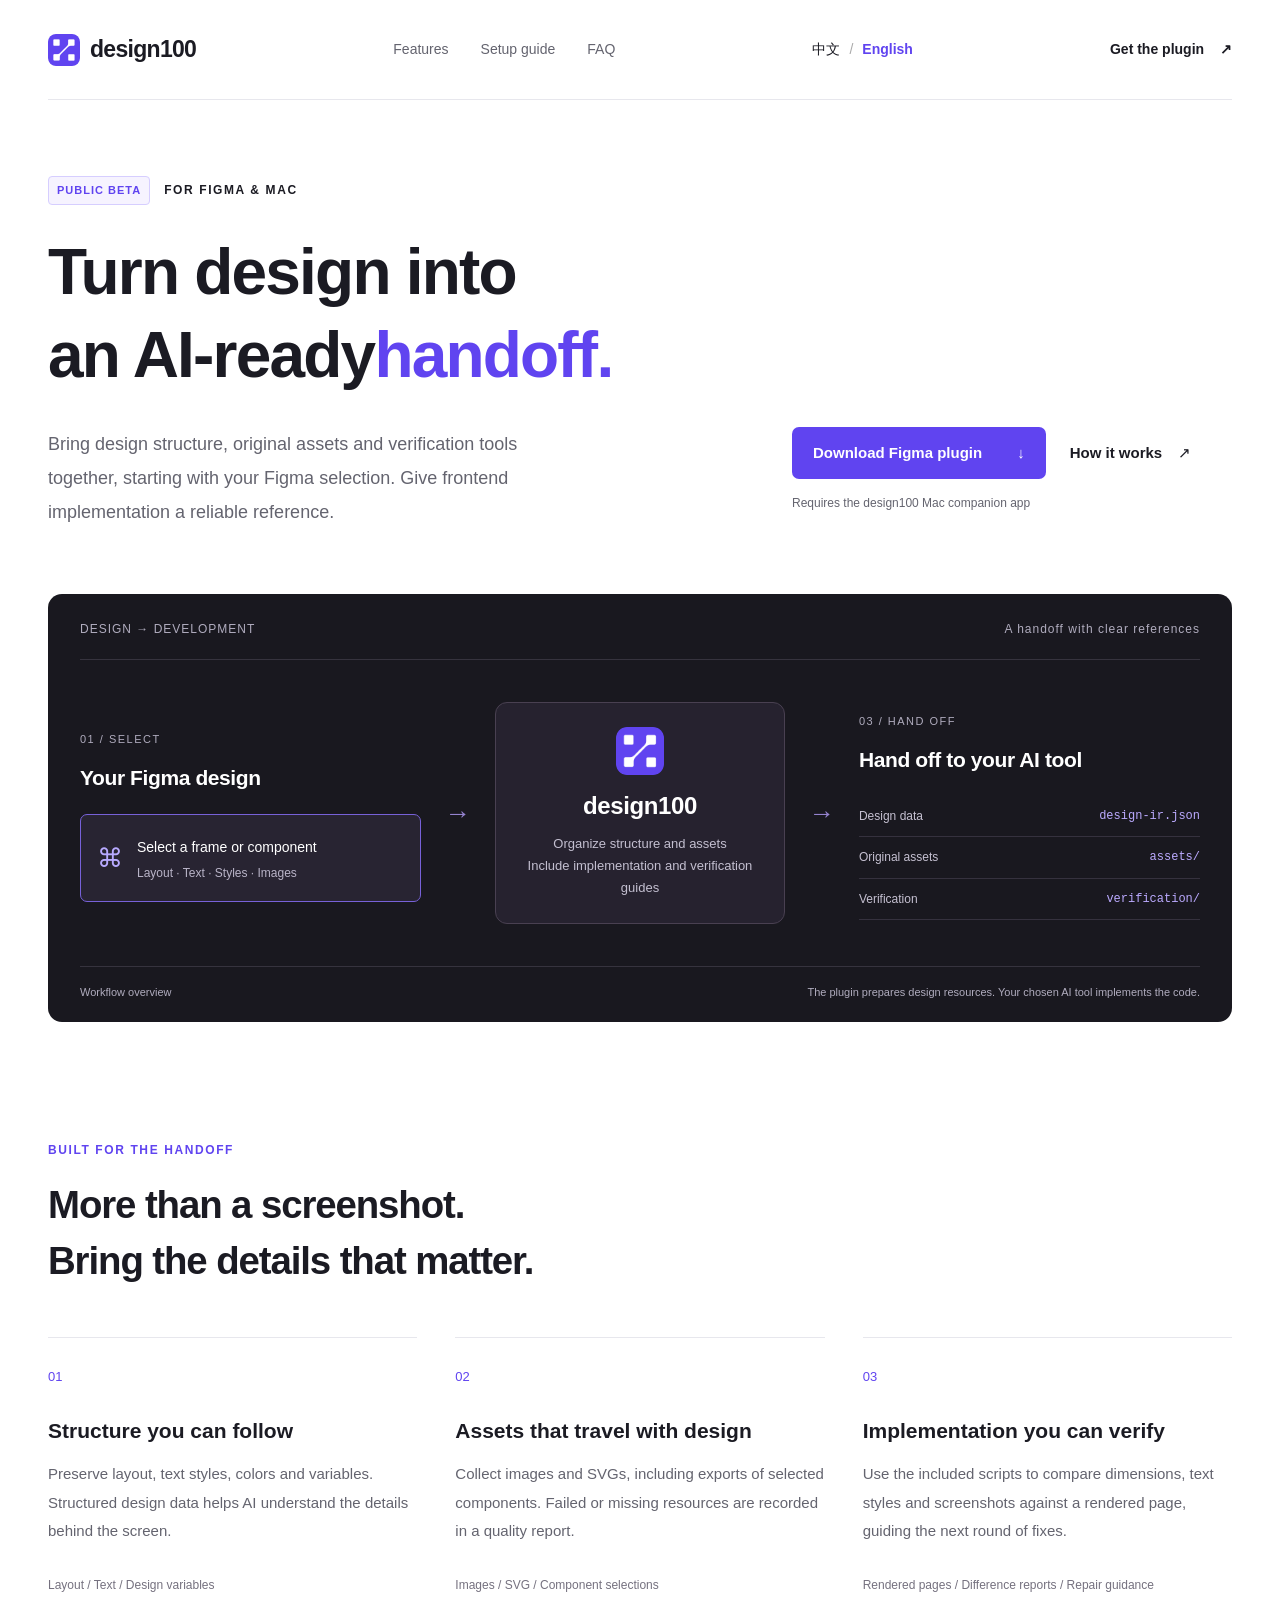
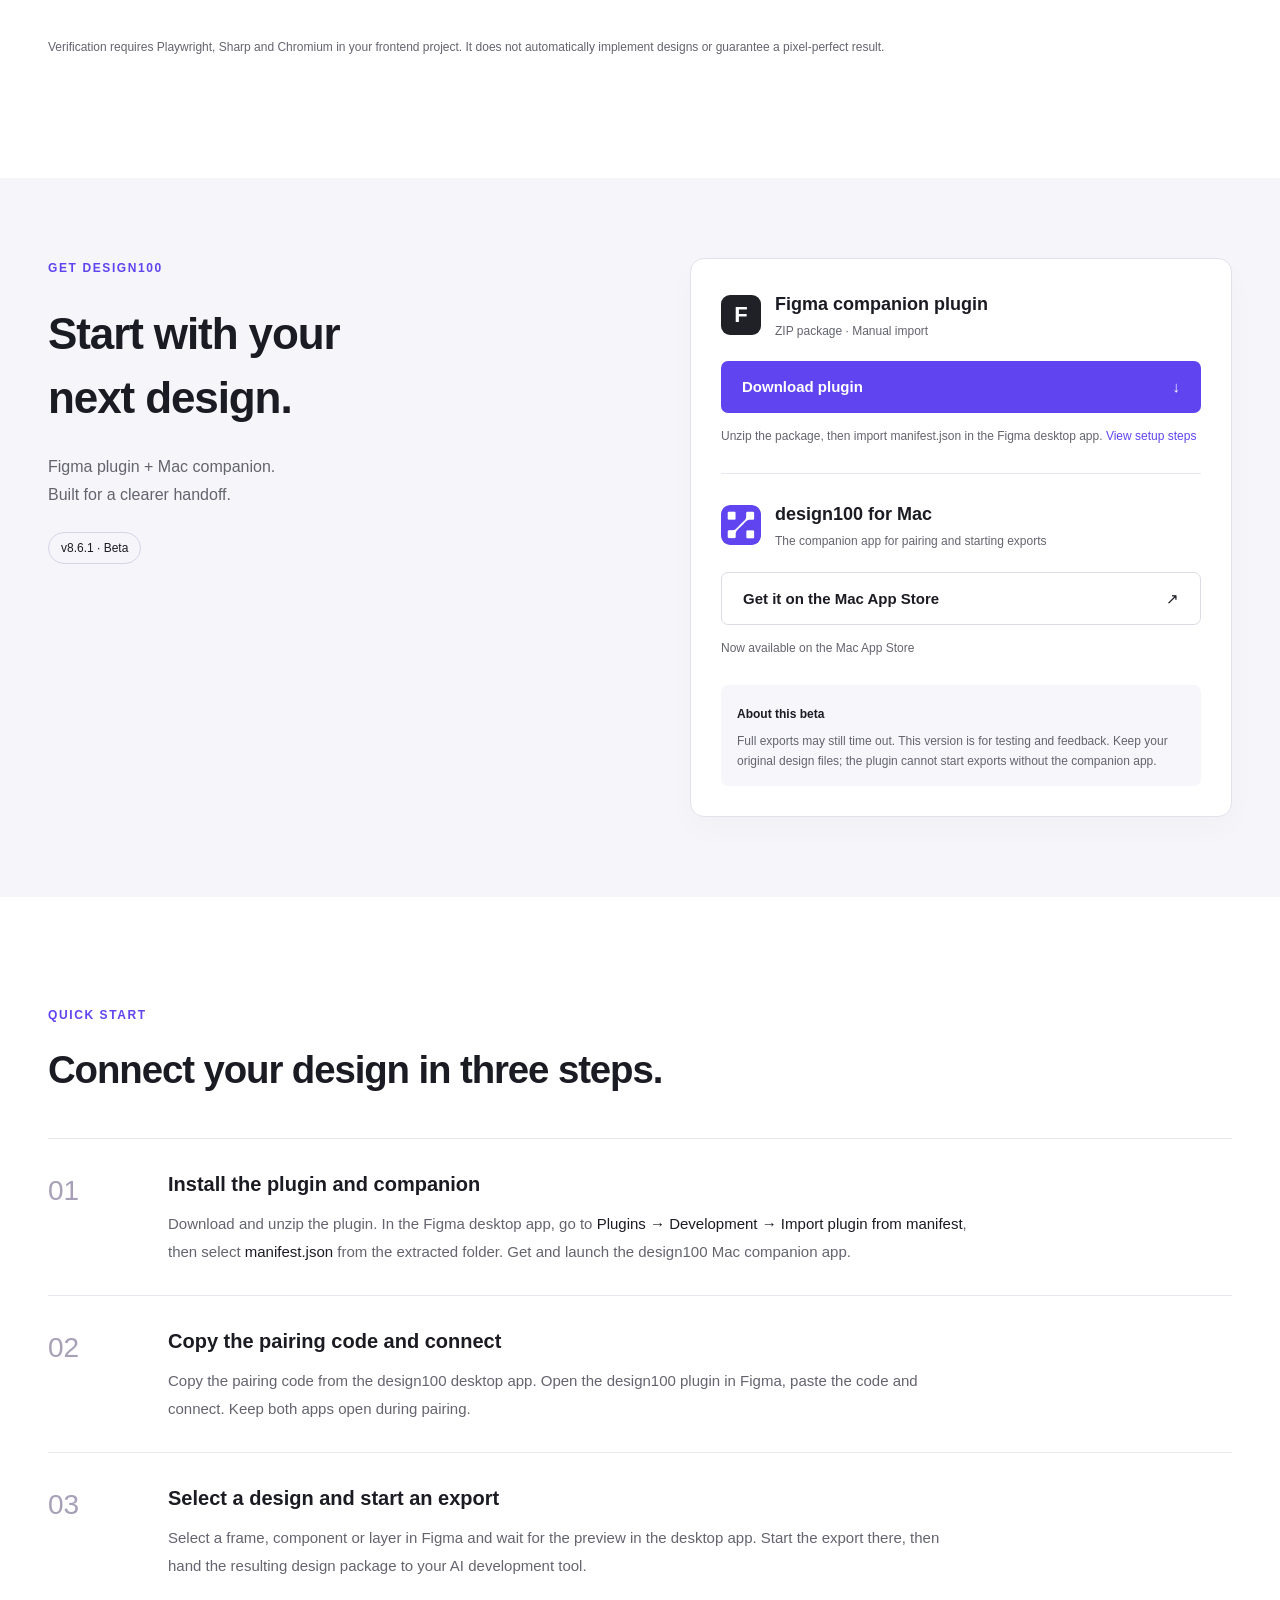
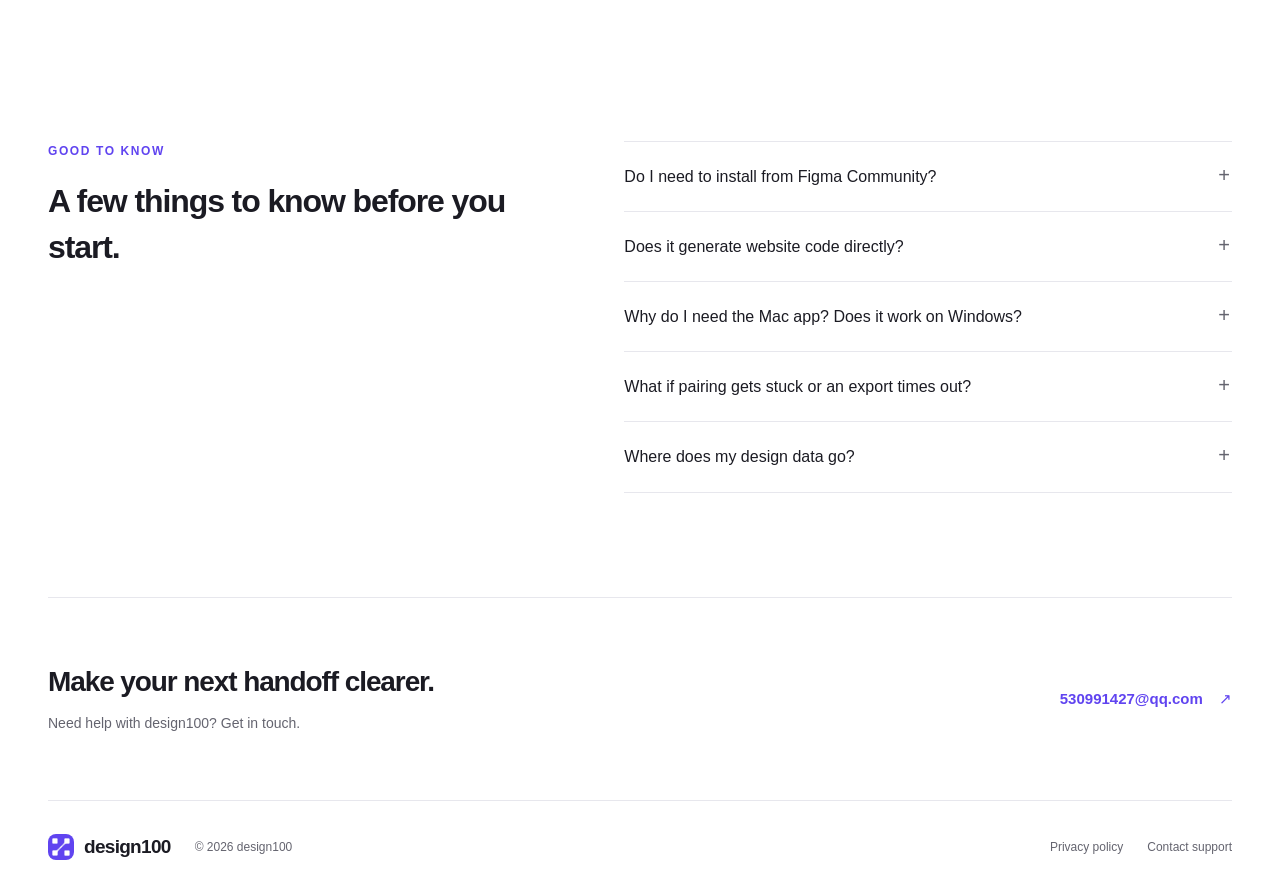
<file: index.html>
<!doctype html>
<html lang="en">
<head>
<meta charset="utf-8"><meta name="viewport" content="width=device-width,initial-scale=1">
<title>design100 — A clearer handoff from Figma to AI</title>
<meta name="description" content="Turn Figma selections into design data, assets and verification tools. Download the beta plugin and follow the setup guide.">
<link rel="icon" href="icon.png"><link rel="stylesheet" href="style.css">
<link rel="alternate" hreflang="zh-CN" href="https://sanxiansheng.github.io/design100/zh.html"><link rel="alternate" hreflang="en" href="https://sanxiansheng.github.io/design100/">
<style>.language-switch{display:flex;align-items:center;gap:9px;font-size:14px;white-space:nowrap}.language-switch a{padding:8px 0}.language-switch [aria-current]{color:var(--purple);font-weight:700}.language-switch span{color:#aaa}html[lang="en"] h1{font-size:clamp(36px,5vw,68px);letter-spacing:-1.8px}html[lang="en"] .flow-stage{min-width:0}html[lang="en"] .file-row{flex-wrap:wrap}@media(max-width:850px){.nav nav{display:none}}@media(max-width:420px){.nav{flex-wrap:wrap;height:auto;padding-block:18px;gap:10px}.nav-download{display:none}.language-switch{margin-left:auto}}@media(max-width:700px){html[lang="en"] h1{font-size:39px}}</style>
</head>
<body>
<a class="skip" href="#main">Skip to content</a>
<header class="nav wrap"><a class="brand" href="#" aria-label="design100 home"><img src="icon.png" width="32" height="32" alt="">design100</a><nav aria-label="Main navigation"><a href="#features">Features</a><a href="#guide">Setup guide</a><a href="#faq">FAQ</a></nav><div class="language-switch" aria-label="Language"><a href="zh.html" lang="zh-CN" hreflang="zh-CN">中文</a><span aria-hidden="true">/</span><a href="index.html" lang="en" hreflang="en" aria-current="page">English</a></div><a class="nav-download" href="#download">Get the plugin <span aria-hidden="true">↗</span></a></header>
<main id="main">
<section class="hero wrap">
<div class="eyebrow"><span class="tag">PUBLIC BETA</span> FOR FIGMA & MAC</div>
<h1>Turn design into<br>an AI-ready<span class="purple">handoff.</span></h1>
<div class="hero-bottom"><p>Bring design structure, original assets and verification tools together, starting with your Figma selection. Give frontend implementation a reliable reference.</p><div class="hero-actions"><a class="button primary" href="#download">Download Figma plugin <span aria-hidden="true">↓</span></a><a class="text-link" href="#guide">How it works <span aria-hidden="true">↗</span></a><small>Requires the design100 Mac companion app</small></div></div>
<div class="handoff" aria-label="Workflow: Figma selection, design100, your AI development tool">
<div class="handoff-top"><span>DESIGN → DEVELOPMENT</span><span>A handoff with clear references</span></div>
<div class="flow"><div class="flow-stage"><span class="step-label">01 / SELECT</span><h3>Your Figma design</h3><div class="selection"><span>⌘</span><div><strong>Select a frame or component</strong><small>Layout · Text · Styles · Images</small></div></div></div><span class="flow-arrow" aria-hidden="true">→</span><div class="flow-stage engine"><img src="icon.png" alt="" width="48" height="48"><h3>design100</h3><p>Organize structure and assets<br>Include implementation and verification guides</p></div><span class="flow-arrow" aria-hidden="true">→</span><div class="flow-stage"><span class="step-label">03 / HAND OFF</span><h3>Hand off to your AI tool</h3><div class="file-row"><span>Design data</span><code>design-ir.json</code></div><div class="file-row"><span>Original assets</span><code>assets/</code></div><div class="file-row"><span>Verification</span><code>verification/</code></div></div></div>
<div class="handoff-foot">Workflow overview<span>The plugin prepares design resources. Your chosen AI tool implements the code.</span></div>
</div></section>
<section id="features" class="wrap section"><div class="section-heading"><div class="eyebrow">BUILT FOR THE HANDOFF</div><h2>More than a screenshot.<br>Bring the details that matter.</h2></div><div class="features"><article><span class="feature-number">01</span><h3>Structure you can follow</h3><p>Preserve layout, text styles, colors and variables. Structured design data helps AI understand the details behind the screen.</p><span class="feature-note">Layout / Text / Design variables</span></article><article><span class="feature-number">02</span><h3>Assets that travel with design</h3><p>Collect images and SVGs, including exports of selected components. Failed or missing resources are recorded in a quality report.</p><span class="feature-note">Images / SVG / Component selections</span></article><article><span class="feature-number">03</span><h3>Implementation you can verify</h3><p>Use the included scripts to compare dimensions, text styles and screenshots against a rendered page, guiding the next round of fixes.</p><span class="feature-note">Rendered pages / Difference reports / Repair guidance</span></article></div><p class="section-note">Verification requires Playwright, Sharp and Chromium in your frontend project. It does not automatically implement designs or guarantee a pixel-perfect result.</p></section>
<section id="download" class="download-section"><div class="wrap download-layout"><div><div class="eyebrow">GET DESIGN100</div><h2>Start with your<br>next design.</h2><p>Figma plugin + Mac companion.<br>Built for a clearer handoff.</p><span class="release-label">v8.6.1 · Beta</span></div><div class="download-panel"><article><div class="download-title"><span class="package-icon">F</span><div><h3>Figma companion plugin</h3><p>ZIP package · Manual import</p></div></div><a class="button primary full" href="design100-figma-v8.6.1-beta.zip" download>Download plugin <span aria-hidden="true">↓</span></a><p class="download-hint">Unzip the package, then import manifest.json in the Figma desktop app. <a href="#guide">View setup steps</a></p></article><article class="companion"><div class="download-title"><img src="icon.png" width="40" height="40" alt=""><div><h3>design100 for Mac</h3><p>The companion app for pairing and starting exports</p></div></div><a class="button secondary full" href="https://apps.apple.com/cn/app/design100/id6813890552?mt=12">Get it on the Mac App Store <span aria-hidden="true">↗</span></a><p class="download-hint">Now available on the Mac App Store</p></article><aside class="beta-note"><strong>About this beta</strong><p>Full exports may still time out. This version is for testing and feedback. Keep your original design files; the plugin cannot start exports without the companion app.</p></aside></div></div></section>
<section id="guide" class="wrap section"><div class="section-heading"><div class="eyebrow">QUICK START</div><h2>Connect your design in three steps.</h2></div><ol class="guide"><li><span>01</span><div><h3>Install the plugin and companion</h3><p>Download and unzip the plugin. In the Figma desktop app, go to <b>Plugins → Development → Import plugin from manifest</b>, then select <b>manifest.json</b> from the extracted folder. Get and launch the design100 Mac companion app.</p></div></li><li><span>02</span><div><h3>Copy the pairing code and connect</h3><p>Copy the pairing code from the design100 desktop app. Open the design100 plugin in Figma, paste the code and connect. Keep both apps open during pairing.</p></div></li><li><span>03</span><div><h3>Select a design and start an export</h3><p>Select a frame, component or layer in Figma and wait for the preview in the desktop app. Start the export there, then hand the resulting design package to your AI development tool.</p></div></li></ol></section>
<section id="faq" class="wrap section faq-section"><div class="section-heading"><div class="eyebrow">GOOD TO KNOW</div><h2>A few things to know before you start.</h2></div><div class="faq"><details><summary>Do I need to install from Figma Community?</summary><p>This website provides a beta package for manual import through the Development menu in the Figma desktop app. The public availability of the Community version has not been confirmed. Use the download and setup instructions on this page.</p></details><details><summary>Does it generate website code directly?</summary><p>No. design100 prepares design data, assets, implementation guides and verification tools. Give the exported package to your own AI development tool to implement the frontend.</p></details><details><summary>Why do I need the Mac app? Does it work on Windows?</summary><p>Exports are started from the design100 Mac app. The Figma plugin reads your selection and generates the design package. The current workflow requires a Mac; a Windows companion app is not available yet.</p></details><details><summary>What if pairing gets stuck or an export times out?</summary><p>Make sure the desktop app is running, copy a fresh pairing code, then close and reopen the Figma plugin. Allow Figma local network access if prompted. Export timeouts are a known beta issue. Try a smaller selection and email the error message to support. Do not send pairing codes or sensitive design files.</p></details><details><summary>Where does my design data go?</summary><p>The plugin exchanges selection data and previews with the companion through localhost:38472 on your machine. Exported packages contain the selected design and assets. The plugin does not call remote AI services. You decide what to share with third-party AI tools. For details, read the <a href="https://sanxiansheng.github.io/design100-privacy/">product privacy policy</a>.</p></details></div></section>
<section class="wrap support"><div><h2>Make your next handoff clearer.</h2><p>Need help with design100? Get in touch.</p></div><a href="mailto:530991427@qq.com" class="text-link">530991427@qq.com <span aria-hidden="true">↗</span></a></section>
</main><footer class="wrap"><a class="brand" href="#"><img src="icon.png" alt="" width="26" height="26">design100</a><span>© 2026 design100</span><div><a href="https://sanxiansheng.github.io/design100-privacy/">Privacy policy</a><a href="mailto:530991427@qq.com">Contact support</a></div></footer>
<script>document.querySelectorAll(".language-switch a").forEach(function(link){link.addEventListener("click",function(){link.hash=window.location.hash;});});</script>
</body></html>
</file>
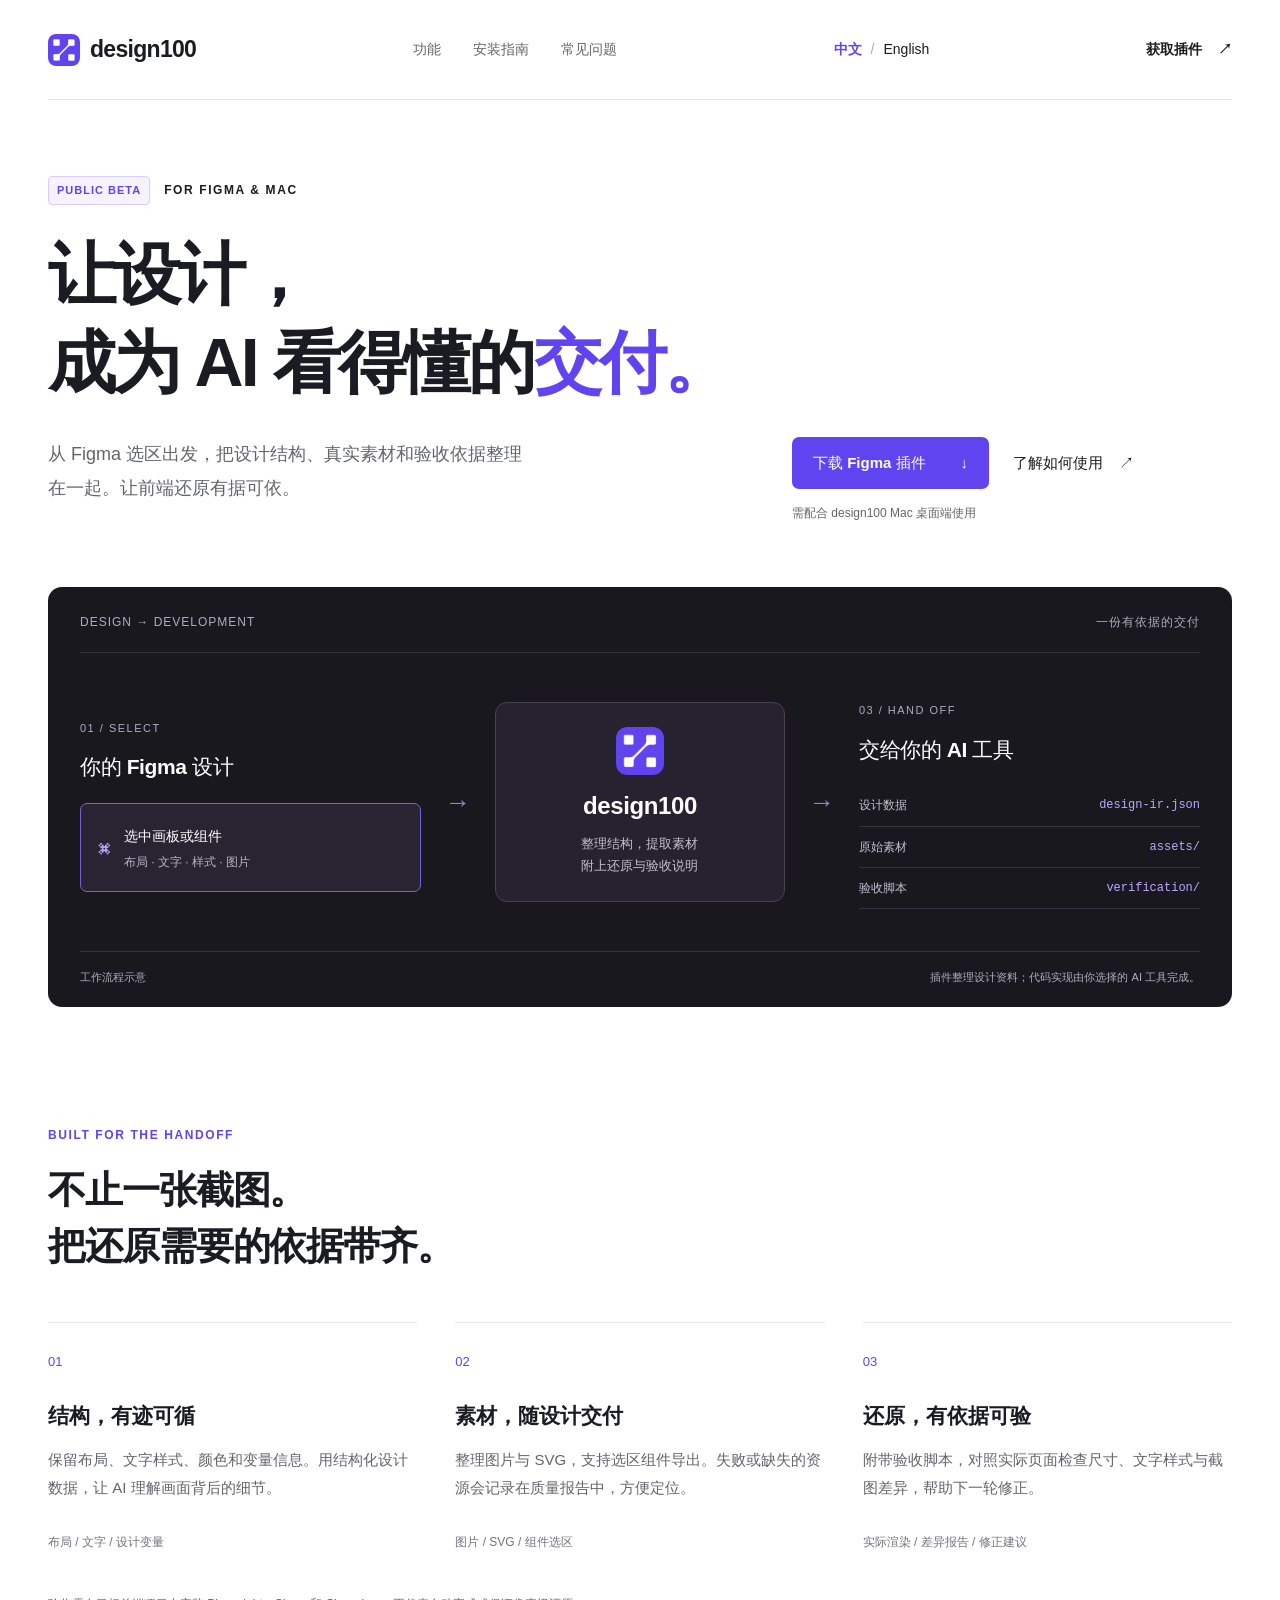
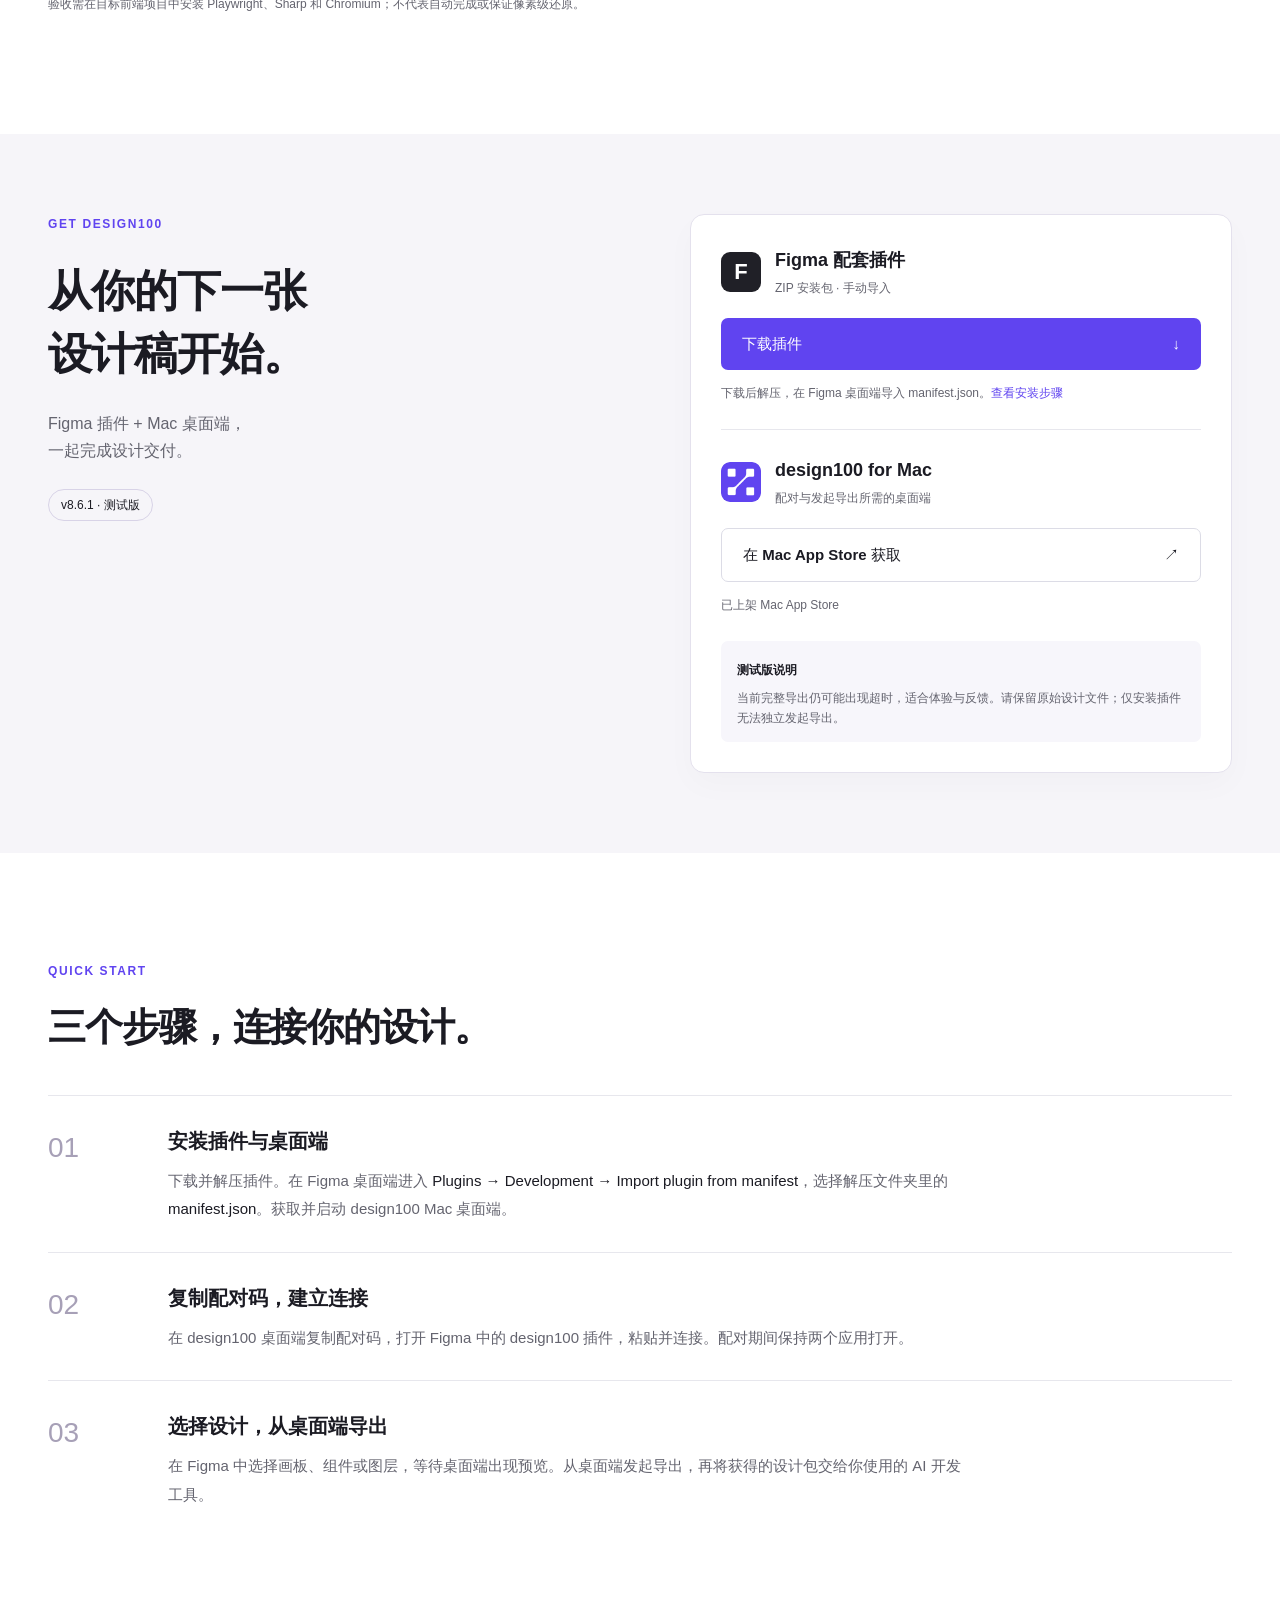
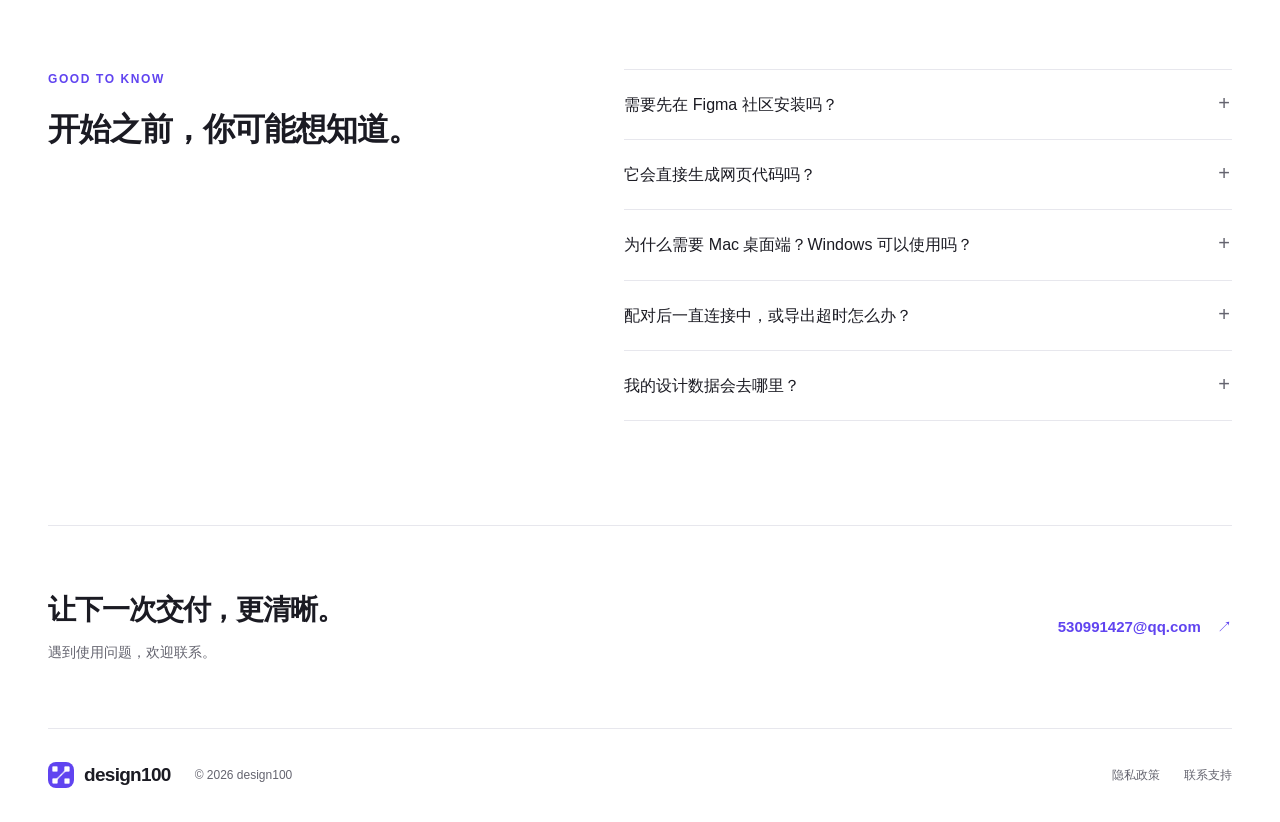
<file: zh.html>
<!doctype html>
<html lang="zh-CN">
<head>
<meta charset="utf-8"><meta name="viewport" content="width=device-width,initial-scale=1">
<title>design100 — 从 Figma，到更清晰的 AI 交付</title>
<meta name="description" content="design100 将 Figma 选区整理为设计数据、素材和验收工具。下载插件，了解安装与配对步骤。">
<link rel="icon" href="icon.png"><link rel="stylesheet" href="style.css">
<link rel="alternate" hreflang="zh-CN" href="https://sanxiansheng.github.io/design100/zh.html"><link rel="alternate" hreflang="en" href="https://sanxiansheng.github.io/design100/">
<style>.language-switch{display:flex;align-items:center;gap:9px;font-size:14px;white-space:nowrap}.language-switch a{padding:8px 0}.language-switch [aria-current]{color:var(--purple);font-weight:700}.language-switch span{color:#aaa}html[lang="en"] h1{font-size:clamp(36px,5vw,68px);letter-spacing:-1.8px}html[lang="en"] .flow-stage{min-width:0}html[lang="en"] .file-row{flex-wrap:wrap}@media(max-width:850px){.nav nav{display:none}}@media(max-width:420px){.nav{flex-wrap:wrap;height:auto;padding-block:18px;gap:10px}.nav-download{display:none}.language-switch{margin-left:auto}}@media(max-width:700px){html[lang="en"] h1{font-size:39px}}</style>
</head>
<body>
<a class="skip" href="#main">跳转到内容</a>
<header class="nav wrap"><a class="brand" href="#" aria-label="design100 首页"><img src="icon.png" width="32" height="32" alt="">design100</a><nav aria-label="主导航"><a href="#features">功能</a><a href="#guide">安装指南</a><a href="#faq">常见问题</a></nav><div class="language-switch" aria-label="语言选择"><a href="zh.html" lang="zh-CN" hreflang="zh-CN" aria-current="page">中文</a><span aria-hidden="true">/</span><a href="index.html" lang="en" hreflang="en">English</a></div><a class="nav-download" href="#download">获取插件 <span aria-hidden="true">↗</span></a></header>
<main id="main">
<section class="hero wrap">
<div class="eyebrow"><span class="tag">PUBLIC BETA</span> FOR FIGMA & MAC</div>
<h1>让设计，<br>成为 AI 看得懂的<span class="purple">交付。</span></h1>
<div class="hero-bottom"><p>从 Figma 选区出发，把设计结构、真实素材和验收依据整理在一起。让前端还原有据可依。</p><div class="hero-actions"><a class="button primary" href="#download">下载 Figma 插件 <span aria-hidden="true">↓</span></a><a class="text-link" href="#guide">了解如何使用 <span aria-hidden="true">↗</span></a><small>需配合 design100 Mac 桌面端使用</small></div></div>
<div class="handoff" aria-label="工作流程：Figma 选区，经 design100 整理，交付给你的 AI 开发工具">
<div class="handoff-top"><span>DESIGN → DEVELOPMENT</span><span>一份有依据的交付</span></div>
<div class="flow"><div class="flow-stage"><span class="step-label">01 / SELECT</span><h3>你的 Figma 设计</h3><div class="selection"><span>⌘</span><div><strong>选中画板或组件</strong><small>布局 · 文字 · 样式 · 图片</small></div></div></div><span class="flow-arrow" aria-hidden="true">→</span><div class="flow-stage engine"><img src="icon.png" alt="" width="48" height="48"><h3>design100</h3><p>整理结构，提取素材<br>附上还原与验收说明</p></div><span class="flow-arrow" aria-hidden="true">→</span><div class="flow-stage"><span class="step-label">03 / HAND OFF</span><h3>交给你的 AI 工具</h3><div class="file-row"><span>设计数据</span><code>design-ir.json</code></div><div class="file-row"><span>原始素材</span><code>assets/</code></div><div class="file-row"><span>验收脚本</span><code>verification/</code></div></div></div>
<div class="handoff-foot">工作流程示意<span>插件整理设计资料；代码实现由你选择的 AI 工具完成。</span></div>
</div></section>
<section id="features" class="wrap section"><div class="section-heading"><div class="eyebrow">BUILT FOR THE HANDOFF</div><h2>不止一张截图。<br>把还原需要的依据带齐。</h2></div><div class="features"><article><span class="feature-number">01</span><h3>结构，有迹可循</h3><p>保留布局、文字样式、颜色和变量信息。用结构化设计数据，让 AI 理解画面背后的细节。</p><span class="feature-note">布局 / 文字 / 设计变量</span></article><article><span class="feature-number">02</span><h3>素材，随设计交付</h3><p>整理图片与 SVG，支持选区组件导出。失败或缺失的资源会记录在质量报告中，方便定位。</p><span class="feature-note">图片 / SVG / 组件选区</span></article><article><span class="feature-number">03</span><h3>还原，有依据可验</h3><p>附带验收脚本，对照实际页面检查尺寸、文字样式与截图差异，帮助下一轮修正。</p><span class="feature-note">实际渲染 / 差异报告 / 修正建议</span></article></div><p class="section-note">验收需在目标前端项目中安装 Playwright、Sharp 和 Chromium；不代表自动完成或保证像素级还原。</p></section>
<section id="download" class="download-section"><div class="wrap download-layout"><div><div class="eyebrow">GET DESIGN100</div><h2>从你的下一张<br>设计稿开始。</h2><p>Figma 插件 + Mac 桌面端，<br>一起完成设计交付。</p><span class="release-label">v8.6.1 · 测试版</span></div><div class="download-panel"><article><div class="download-title"><span class="package-icon">F</span><div><h3>Figma 配套插件</h3><p>ZIP 安装包 · 手动导入</p></div></div><a class="button primary full" href="design100-figma-v8.6.1-beta.zip" download>下载插件 <span aria-hidden="true">↓</span></a><p class="download-hint">下载后解压，在 Figma 桌面端导入 manifest.json。<a href="#guide">查看安装步骤</a></p></article><article class="companion"><div class="download-title"><img src="icon.png" width="40" height="40" alt=""><div><h3>design100 for Mac</h3><p>配对与发起导出所需的桌面端</p></div></div><a class="button secondary full" href="https://apps.apple.com/cn/app/design100/id6813890552?mt=12">在 Mac App Store 获取 <span aria-hidden="true">↗</span></a><p class="download-hint">已上架 Mac App Store</p></article><aside class="beta-note"><strong>测试版说明</strong><p>当前完整导出仍可能出现超时，适合体验与反馈。请保留原始设计文件；仅安装插件无法独立发起导出。</p></aside></div></div></section>
<section id="guide" class="wrap section"><div class="section-heading"><div class="eyebrow">QUICK START</div><h2>三个步骤，连接你的设计。</h2></div><ol class="guide"><li><span>01</span><div><h3>安装插件与桌面端</h3><p>下载并解压插件。在 Figma 桌面端进入 <b>Plugins → Development → Import plugin from manifest</b>，选择解压文件夹里的 <b>manifest.json</b>。获取并启动 design100 Mac 桌面端。</p></div></li><li><span>02</span><div><h3>复制配对码，建立连接</h3><p>在 design100 桌面端复制配对码，打开 Figma 中的 design100 插件，粘贴并连接。配对期间保持两个应用打开。</p></div></li><li><span>03</span><div><h3>选择设计，从桌面端导出</h3><p>在 Figma 中选择画板、组件或图层，等待桌面端出现预览。从桌面端发起导出，再将获得的设计包交给你使用的 AI 开发工具。</p></div></li></ol></section>
<section id="faq" class="wrap section faq-section"><div class="section-heading"><div class="eyebrow">GOOD TO KNOW</div><h2>开始之前，你可能想知道。</h2></div><div class="faq"><details><summary>需要先在 Figma 社区安装吗？</summary><p>当前网站提供手动导入的测试版安装包，可通过 Figma 桌面端的 Development 入口安装。社区版本的公开状态尚未确认，请使用本页下载和安装说明。</p></details><details><summary>它会直接生成网页代码吗？</summary><p>不会。design100 整理设计数据、素材、还原说明与验收工具。你需要将导出的内容交给自己的 AI 开发工具，完成前端实现。</p></details><details><summary>为什么需要 Mac 桌面端？Windows 可以使用吗？</summary><p>当前导出操作由 design100 Mac 桌面端发起，Figma 插件负责读取选区并生成设计包。当前配套流程需要 Mac，暂未提供 Windows 桌面端。</p></details><details><summary>配对后一直连接中，或导出超时怎么办？</summary><p>确认桌面端已经启动，重新复制配对码，关闭并重新运行 Figma 插件；如系统提示本地网络权限，请允许 Figma 访问。导出超时仍是当前测试版的已知问题，可尝试较小选区，并将错误提示发送到支持邮箱。请勿发送配对码或敏感设计资料。</p></details><details><summary>我的设计数据会去哪里？</summary><p>插件通过本机 localhost:38472 与桌面端交换选区数据和预览，导出包包含所选设计及素材。插件本身不调用远程 AI；将导出包分享给第三方 AI 时，由你决定分享范围。详细说明请阅读<a href="https://sanxiansheng.github.io/design100-privacy/">产品隐私政策</a>。</p></details></div></section>
<section class="wrap support"><div><h2>让下一次交付，更清晰。</h2><p>遇到使用问题，欢迎联系。</p></div><a href="mailto:530991427@qq.com" class="text-link">530991427@qq.com <span aria-hidden="true">↗</span></a></section>
</main><footer class="wrap"><a class="brand" href="#"><img src="icon.png" alt="" width="26" height="26">design100</a><span>© 2026 design100</span><div><a href="https://sanxiansheng.github.io/design100-privacy/">隐私政策</a><a href="mailto:530991427@qq.com">联系支持</a></div></footer>
<script>document.querySelectorAll(".language-switch a").forEach(function(link){link.addEventListener("click",function(){link.hash=window.location.hash;});});</script>
</body></html>
</file>
<file: style.css>
@charset "UTF-8";
:root{--ink:#1b1b23;--muted:#64646f;--purple:#6044f0;--line:#e7e7ed;--soft:#f6f5f9}*{box-sizing:border-box}html{scroll-behavior:smooth;scroll-padding-top:30px}body{margin:0;color:var(--ink);background:#fff;font-family:Inter,-apple-system,BlinkMacSystemFont,"Segoe UI","PingFang SC","Microsoft YaHei",sans-serif;font-size:16px;line-height:1.7}a{color:inherit;text-decoration:none}a,button,summary{-webkit-tap-highlight-color:transparent}a:focus-visible,summary:focus-visible{outline:3px solid #8b76ff;outline-offset:5px}a:hover{color:var(--purple)}img{max-width:100%;vertical-align:middle}.wrap{width:min(1184px,calc(100% - 80px));margin-inline:auto}.skip{position:absolute;top:-100px;left:20px;background:#fff;padding:12px;z-index:10}.skip:focus{top:10px}.nav{height:100px;display:flex;align-items:center;justify-content:space-between;border-bottom:1px solid var(--line);gap:24px}.brand{display:inline-flex;align-items:center;gap:10px;font-weight:750;font-size:23px;letter-spacing:-.7px}.brand img{border-radius:8px}.nav nav{display:flex;gap:32px;font-size:14px;color:var(--muted)}.nav-download{font-size:14px;font-weight:600}.nav-download span{margin-left:12px}.hero{padding-top:76px;padding-bottom:10px}.eyebrow{display:flex;align-items:center;gap:14px;font-size:12px;font-weight:650;letter-spacing:1.6px}.tag{color:var(--purple);border:1px solid #d6ceff;background:#f6f3ff;padding:4px 8px;border-radius:4px;font-size:11px;letter-spacing:1px}h1{font-size:clamp(40px,5.3vw,72px);font-weight:650;line-height:1.3;letter-spacing:-2.8px;margin:26px 0 30px}.purple{color:var(--purple)}.hero-bottom{display:flex;justify-content:space-between;gap:48px;align-items:start;margin-bottom:64px}.hero-bottom>p{max-width:475px;color:var(--muted);font-size:18px;margin:0;line-height:1.9}.hero-actions{display:flex;flex-wrap:wrap;gap:14px 24px;align-items:center;max-width:440px}.button{min-height:50px;padding:13px 21px;border-radius:7px;display:inline-flex;align-items:center;justify-content:space-between;gap:35px;font-weight:550;font-size:15px;transition:background .15s,transform .15s}.button:hover{transform:translateY(-2px)}.primary{background:var(--purple);color:#fff}.primary:hover{background:#4c32ce;color:#fff}.secondary{border:1px solid #dcdce6;background:#fff}.text-link{font-size:15px;font-weight:550}.text-link span{margin-left:12px}.hero-actions small{width:100%;color:var(--muted);font-size:12px}.handoff{background:#19181f;border-radius:14px;color:#fff;padding:25px 32px 20px;overflow:hidden}.handoff-top,.handoff-foot{display:flex;justify-content:space-between;gap:20px;font-size:12px;color:#b0acbe}.handoff-top{letter-spacing:1px;border-bottom:1px solid #36333e;padding-bottom:20px}.flow{display:grid;grid-template-columns:1fr 30px .85fr 30px 1fr;gap:22px;align-items:center;padding:42px 0}.flow-stage h3{font-size:21px;letter-spacing:-.4px;margin:9px 0 18px;font-weight:550}.step-label{font-size:11px;color:#b0acbe;letter-spacing:1.5px}.selection{display:flex;gap:14px;align-items:center;padding:18px 16px;border:1px solid #7761d8;background:#282432;border-radius:7px}.selection>span{font-size:26px;color:#b8aaff}.selection strong{font-size:14px;font-weight:500}.selection small{display:block;color:#b9b4c8;font-size:12px;margin-top:3px}.engine{text-align:center;background:#26222f;border:1px solid #494051;border-radius:12px;padding:24px 12px}.engine h3{margin:11px 0 6px;font-size:24px}.engine p{font-size:13px;color:#c3bfd0;line-height:1.7;margin:0}.engine img{border-radius:11px}.flow-arrow{color:#9583cf;font-size:26px;text-align:center}.file-row{display:flex;justify-content:space-between;gap:8px;border-bottom:1px solid #35313e;padding:10px 0;font-size:12px;color:#c5c0d1}.file-row code{font-size:12px;color:#bbaaff}.handoff-foot{border-top:1px solid #36333e;padding-top:16px;font-size:11px}.section{padding-top:108px;padding-bottom:24px}.section-heading .eyebrow{color:var(--purple);margin-bottom:17px}h2{font-size:clamp(28px,3vw,40px);line-height:1.45;letter-spacing:-1.1px;font-weight:600;margin:0}.features{display:grid;grid-template-columns:repeat(3,1fr);gap:38px;margin-top:48px}.features article{border-top:1px solid var(--line);padding-top:24px}.feature-number{font-size:13px;color:var(--purple);font-variant-numeric:tabular-nums}h3{font-size:21px;font-weight:600}.features h3{margin:24px 0 12px}.features p{color:var(--muted);font-size:15px;margin:0 0 24px;line-height:1.9}.feature-note{font-size:12px;color:#75717f}.section-note{color:var(--muted);font-size:12px;padding:28px 0 0}.download-section{background:var(--soft);margin-top:84px;padding:80px 0}.download-layout{display:grid;grid-template-columns:1fr 1fr;gap:100px}.download-layout .eyebrow{color:var(--purple);margin-bottom:24px}.download-layout h2{font-size:44px}.download-layout>div>p{color:var(--muted);margin:24px 0}.release-label{border:1px solid #d8d3e7;padding:5px 12px;border-radius:100px;font-size:12px;display:inline-block}.download-panel{background:#fff;border:1px solid #e4e1ed;padding:30px;border-radius:14px;box-shadow:0 12px 32px #27203406}.download-title{display:flex;align-items:center;gap:14px;margin-bottom:20px}.download-title h3{font-size:18px;margin:0}.download-title p{font-size:12px;color:var(--muted);margin:2px 0 0}.package-icon{width:40px;height:40px;display:grid;place-items:center;background:#202027;color:white;border-radius:9px;font-size:22px;font-weight:600}.download-title img{border-radius:9px}.full{display:flex;width:100%}.download-hint{font-size:12px;color:var(--muted);line-height:1.8;margin:13px 0 0}.download-hint a{color:var(--purple)}.companion{margin-top:25px;padding-top:25px;border-top:1px solid var(--line)}.beta-note{background:#f7f6fb;border-radius:7px;margin-top:25px;padding:14px 16px}.beta-note strong{font-size:12px}.beta-note p{font-size:12px;color:var(--muted);margin:5px 0 0}.guide{padding:0;list-style:none;margin:40px 0 0}.guide li{display:grid;grid-template-columns:120px 1fr;border-top:1px solid var(--line);padding:28px 0}.guide li>span{font-size:28px;color:#a7a0b7;font-weight:400}.guide h3{margin:0 0 9px;font-size:20px}.guide p{margin:0;max-width:800px;color:var(--muted);font-size:15px;line-height:1.9}.guide b{font-weight:500;color:var(--ink)}.faq-section{display:grid;grid-template-columns:1fr 1.2fr;gap:70px}.faq-section h2{font-size:32px}.faq details{border-bottom:1px solid var(--line)}.faq details:first-child{border-top:1px solid var(--line)}summary{cursor:pointer;padding:21px 28px 21px 0;font-size:16px;font-weight:500;list-style:none;position:relative}summary::-webkit-details-marker{display:none}summary:after{content:'+';position:absolute;right:2px;color:var(--muted);font-size:20px;top:16px}details[open] summary:after{content:'−'}.faq p{font-size:14px;color:var(--muted);margin:0 0 22px;line-height:1.9}.faq p a{text-decoration:underline}.support{display:flex;align-items:center;justify-content:space-between;gap:30px;padding:64px 0;margin-top:80px;border-top:1px solid var(--line)}.support h2{font-size:28px}.support p{font-size:14px;color:var(--muted);margin:10px 0 0}.support>a{color:var(--purple)}footer{border-top:1px solid var(--line);display:flex;align-items:center;gap:24px;padding:30px 0;color:var(--muted);font-size:12px}footer .brand{color:var(--ink);font-size:19px}footer>div{margin-left:auto;display:flex;gap:24px}
@media(max-width:1000px){.wrap{width:calc(100% - 48px)}.hero-bottom{gap:30px}.hero-bottom>p{max-width:420px}.hero-actions{max-width:260px}.flow{gap:12px;grid-template-columns:1fr 20px .8fr 20px 1fr}.handoff{padding:24px}.file-row{flex-wrap:wrap}.download-layout{gap:48px}.faq-section{gap:40px}.features{gap:25px}}
@media(max-width:700px){.wrap{width:calc(100% - 40px)}.nav{height:78px;gap:15px}.nav nav{display:none}.brand{font-size:21px}.hero{padding-top:42px}h1{font-size:40px;letter-spacing:-1.6px;margin:24px 0}.eyebrow{font-size:10px;letter-spacing:1px}.hero-bottom{display:block;margin-bottom:38px}.hero-bottom>p{font-size:16px}.hero-actions{max-width:none;margin-top:26px;gap:15px 20px}.handoff{padding:22px}.handoff-top{font-size:10px}.handoff-top span:last-child{display:none}.flow{grid-template-columns:1fr;padding:25px 0;gap:14px}.flow-arrow{transform:rotate(90deg);font-size:22px;line-height:1}.flow-stage h3{font-size:19px}.engine{padding:20px}.handoff-foot{display:block;font-size:10px}.handoff-foot span{display:block;margin-top:5px}.section{padding-top:64px}.features{grid-template-columns:1fr;gap:30px;margin-top:30px}.features h3{margin-top:14px}.features p{margin-bottom:14px}.section-note{padding-top:14px}.download-section{margin-top:42px;padding:48px 0}.download-layout{grid-template-columns:1fr;gap:30px}.download-layout h2{font-size:36px}.download-layout>div>p{margin:16px 0}.download-panel{padding:23px}.guide li{grid-template-columns:50px 1fr;padding:25px 0}.guide li>span{font-size:23px}.guide p{font-size:14px;overflow-wrap:anywhere}.faq-section{grid-template-columns:1fr;gap:28px}.faq-section h2{font-size:28px}.support{display:block;margin-top:48px;padding:40px 0}.support h2{font-size:25px}.support>a{display:inline-block;margin-top:20px}footer{flex-wrap:wrap;gap:15px;font-size:11px}footer>div{margin-left:0;width:100%}.button{font-size:14px}.file-row{font-size:13px}.handoff-foot,.step-label,.engine p,.file-row code,.selection small,.handoff-top{font-size:12px}}
@media(prefers-reduced-motion:reduce){html{scroll-behavior:auto}.button{transition:none}.button:hover{transform:none}}
</file>
